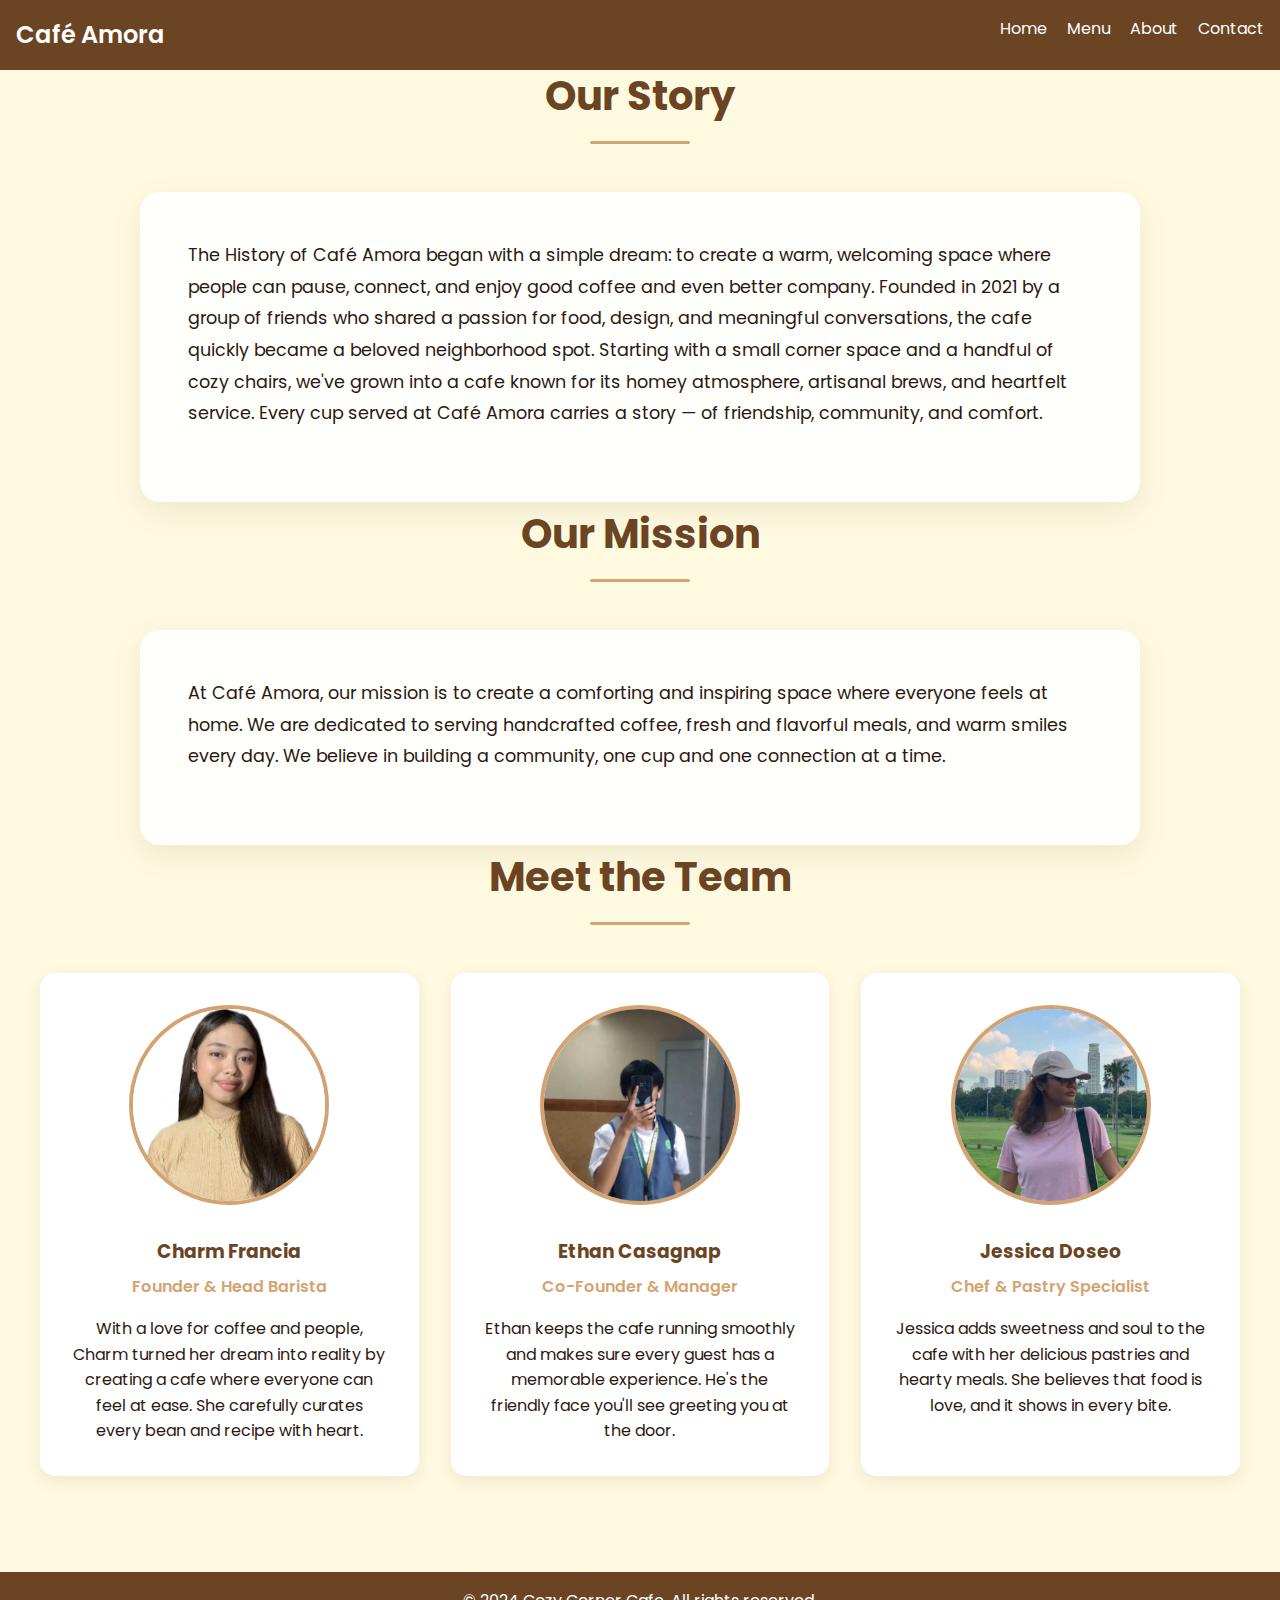
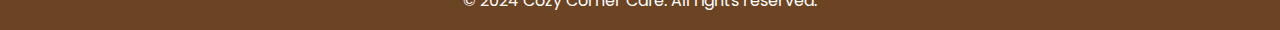
<file: about.html>
<!DOCTYPE html>
<html>
<head>
  <meta charset="utf-8">
  <meta name="viewport" content="width=device-width">
  <title>Café Amora - About</title>
  <link href="style.css" rel="stylesheet" type="text/css" />
  <link href="https://fonts.googleapis.com/css2?family=Poppins:wght@300;400;600&display=swap" rel="stylesheet">
</head>
<body>
  <nav>
    <div class="logo">Café Amora</div>
    <ul>
      <li><a href="index.html">Home</a></li>
      <li><a href="menu.html">Menu</a></li>
      <li><a href="about.html">About</a></li>
      <li><a href="contact.html">Contact</a></li>
    </ul>
  </nav>

  <section id="about">
    <h2>Our Story</h2>
    <div class="about-content">
      <div class="about-text">
        <p>The History of Café Amora began with a simple dream: to create a warm, welcoming space where people can pause, connect, and enjoy good coffee and even better company. Founded in 2021 by a group of friends who shared a passion for food, design, and meaningful conversations, the cafe quickly became a beloved neighborhood spot. Starting with a small corner space and a handful of cozy chairs, we've grown into a cafe known for its homey atmosphere, artisanal brews, and heartfelt service. Every cup served at Café Amora carries a story — of friendship, community, and comfort.</p>
      </div>
    </div>

    <h2>Our Mission</h2>
    <div class="about-content">
      <div class="about-text">
        <p>At Café Amora, our mission is to create a comforting and inspiring space where everyone feels at home. We are dedicated to serving handcrafted coffee, fresh and flavorful meals, and warm smiles every day. We believe in building a community, one cup and one connection at a time.</p>
      </div>
    </div>

    <h2>Meet the Team</h2>
    <div class="team-grid">
      <div class="team-member">
        <img src="owner.jpg" alt="Charm Francia" class="team-image">
        <h3>Charm Francia</h3>
        <p class="title">Founder & Head Barista</p>
        <p>With a love for coffee and people, Charm turned her dream into reality by creating a cafe where everyone can feel at ease. She carefully curates every bean and recipe with heart.</p>
      </div>

      <div class="team-member">
        <img src="owner2.jpg" alt="Ethan Casagnap" class="team-image">
        <h3>Ethan Casagnap</h3>
        <p class="title">Co-Founder & Manager</p>
        <p>Ethan keeps the cafe running smoothly and makes sure every guest has a memorable experience. He's the friendly face you'll see greeting you at the door.</p>
      </div>

      <div class="team-member">
        <img src="owner3.jpg" alt="Jessica Doseo" class="team-image">
        <h3>Jessica Doseo</h3>
        <p class="title">Chef & Pastry Specialist</p>
        <p>Jessica adds sweetness and soul to the cafe with her delicious pastries and hearty meals. She believes that food is love, and it shows in every bite.</p>
      </div>
    </div>
  </section>

  <footer>
    <p>&copy; 2024 Cozy Corner Cafe. All rights reserved.</p>
  </footer>

  <script src="script.js"></script>
</body>
</html>
</file>
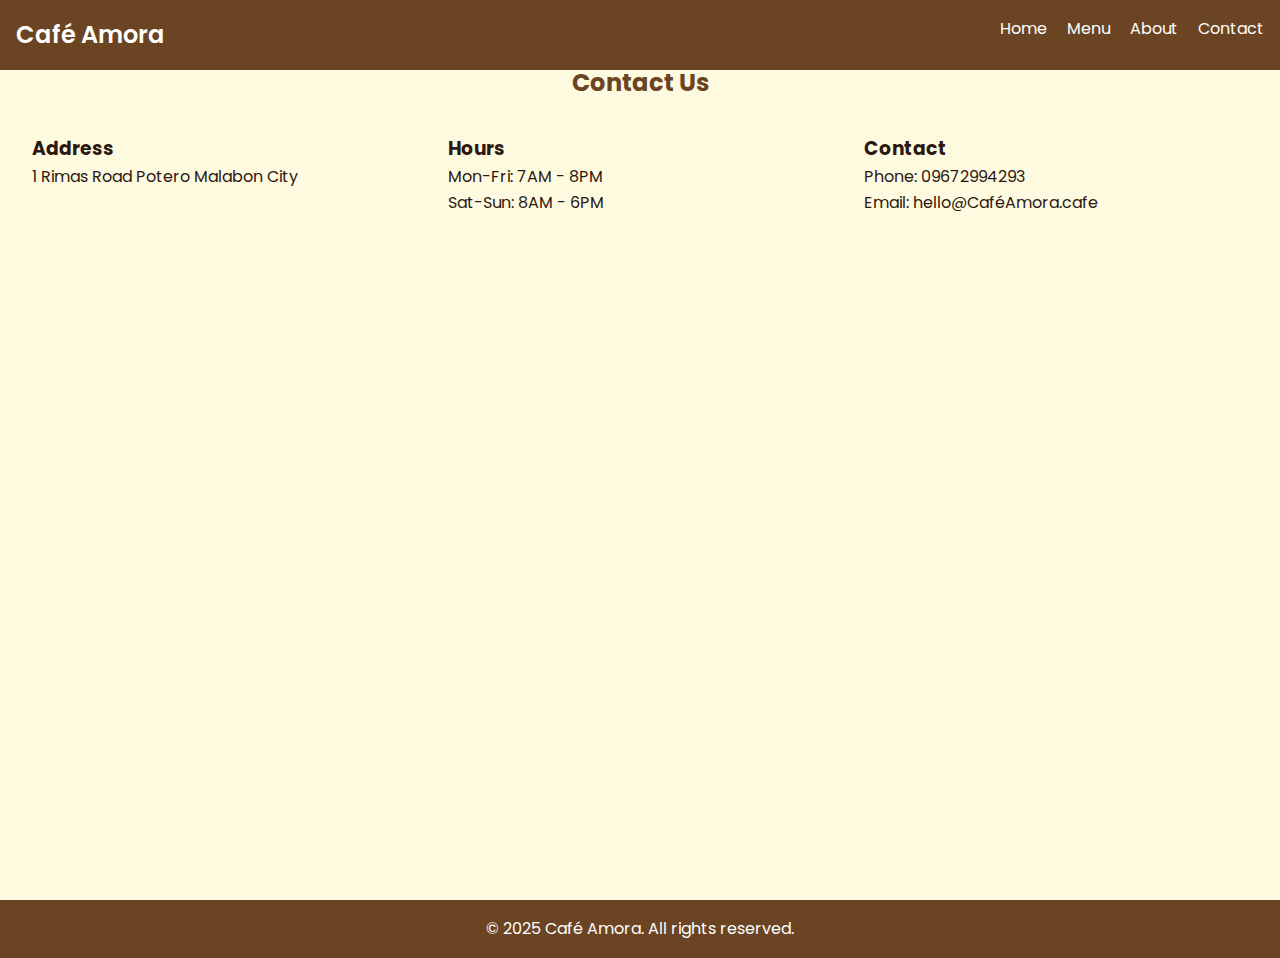
<file: contact.html>
<!DOCTYPE html>
<html>
<head>
  <meta charset="utf-8">
  <meta name="viewport" content="width=device-width">
  <title>Café Amora - Contact</title>
  <link href="style.css" rel="stylesheet" type="text/css" />
  <link href="https://fonts.googleapis.com/css2?family=Poppins:wght@300;400;600&display=swap" rel="stylesheet">
</head>
<body>
  <nav>
    <div class="logo">Café Amora</div>
    <ul>
      <li><a href="index.html">Home</a></li>
      <li><a href="menu.html">Menu</a></li>
      <li><a href="about.html">About</a></li>
      <li><a href="contact.html">Contact</a></li>
    </ul>
  </nav>

  <section id="contact">
    <h2>Contact Us</h2>
    <div class="contact-info">
      <div>
        <h3>Address</h3>
        <p>1 Rimas Road Potero Malabon City</p>
      </div>
      <div>
        <h3>Hours</h3>
        <p>Mon-Fri: 7AM - 8PM<br>Sat-Sun: 8AM - 6PM</p>
      </div>
      <div>
        <h3>Contact</h3>
        <p>Phone: 09672994293<br>Email: hello@CaféAmora.cafe</p>
      </div>
    </div>
    <div id="map">
      <iframe 
        src="https://www.google.com/maps/embed?pb=!1m18!1m12!1m3!1d3860.0441635194174!2d120.95883037580755!3d14.656661285905169!2m3!1f0!2f0!3f0!3m2!1i1024!2i768!4f13.1!3m3!1m2!1s0x3397b5eff868889f%3A0x88c01df0b3607d5f!2sRimas%20Rd%2C%20Malabon%2C%20Metro%20Manila!5e0!3m2!1sen!2sph!4v1708655144565!5m2!1sen!2sph"
        width="100%"
        height="100%"
        style="border:0;"
        allowfullscreen=""
        loading="lazy"
        referrerpolicy="no-referrer-when-downgrade">
      </iframe>
    </div>
  </section>

  <footer>
    <p>&copy; 2025 Café Amora. All rights reserved.</p>
  </footer>

  <script src="script.js"></script>
</body>
</html>
</file>
<file: style.css>
:root {
  --primary-color: #6B4423;
  --secondary-color: #D4A373;
  --text-color: #2C1810;
  --background-color: #FEFAE0;
}

* {
  margin: 0;
  padding: 0;
  box-sizing: border-box;
}

body {
  font-family: 'Poppins', sans-serif;
  line-height: 1.6;
  color: var(--text-color);
  background-color: var(--background-color);
}

nav {
  background-color: var(--primary-color);
  padding: 1rem;
  position: fixed;
  width: 100%;
  top: 0;
  z-index: 1000;
}

nav .logo {
  color: white;
  font-size: 1.5rem;
  font-weight: 600;
  float: left;
}

nav ul {
  float: right;
  list-style: none;
}

nav ul li {
  display: inline-block;
  margin-left: 1rem;
}

nav ul li a {
  color: white;
  text-decoration: none;
  transition: color 0.3s;
}

nav ul li a:hover {
  color: var(--secondary-color);
}

section {
  padding: 4rem 2rem;
  min-height: 100vh;
}

.hero {
  background: linear-gradient(rgba(0,0,0,0.5), rgba(0,0,0,0.5)), url('cafe-bg.jpg');
  background-size: cover;
  background-position: center;
  height: 100vh;
  display: flex;
  flex-direction: column;
  justify-content: center;
  align-items: center;
  text-align: center;
  color: white;
}

h1 {
  font-size: 3rem;
  margin-bottom: 1rem;
}

h2 {
  text-align: center;
  margin-bottom: 2rem;
  color: var(--primary-color);
}

.menu-grid {
  display: grid;
  grid-template-columns: repeat(auto-fit, minmax(300px, 1fr));
  gap: 2rem;
  max-width: 1200px;
  margin: 0 auto;
}

.menu-item {
  background: white;
  padding: 2rem;
  border-radius: 10px;
  box-shadow: 0 2px 5px rgba(0,0,0,0.1);
}

.item {
  display: flex;
  justify-content: space-between;
  margin: 1rem 0;
}

.about-content {
  display: flex;
  max-width: 1000px;
  margin: 0 auto;
  gap: 3rem;
  align-items: center;
  padding: 2rem;
  background: rgba(255, 255, 255, 0.9);
  border-radius: 20px;
  box-shadow: 0 10px 30px rgba(107, 68, 35, 0.1);
  transition: transform 0.3s ease;
}

.about-content:hover {
  transform: translateY(-5px);
}

.about-content img {
  width: 350px;
  border-radius: 20px;
  box-shadow: 0 5px 15px rgba(0, 0, 0, 0.2);
  transition: transform 0.3s ease;
}

.about-content img:hover {
  transform: scale(1.02);
}

.about-text {
  flex: 1;
  padding: 1rem;
}

.about-text p {
  font-size: 1.1rem;
  line-height: 1.8;
  color: var(--text-color);
  margin-bottom: 1.5rem;
}

#about h2 {
  font-size: 2.5rem;
  margin-bottom: 3rem;
  position: relative;
  padding-bottom: 1rem;
}

#about h2:after {
  content: '';
  position: absolute;
  bottom: 0;
  left: 50%;
  transform: translateX(-50%);
  width: 100px;
  height: 3px;
  background: var(--secondary-color);
  border-radius: 2px;
}

.contact-info {
  display: grid;
  grid-template-columns: repeat(auto-fit, minmax(250px, 1fr));
  gap: 2rem;
  margin-bottom: 2rem;
}

#map {
  height: 400px;
  width: 100%;
  border-radius: 10px;
}

footer {
  background: var(--primary-color);
  color: white;
  text-align: center;
  padding: 1rem;
}

.team-grid {
  display: grid;
  grid-template-columns: repeat(auto-fit, minmax(250px, 1fr));
  gap: 2rem;
  max-width: 1200px;
  margin: 2rem auto;
}

.team-member {
  background: white;
  padding: 2rem;
  border-radius: 15px;
  box-shadow: 0 5px 15px rgba(107, 68, 35, 0.1);
  transition: transform 0.3s ease;
  text-align: center;
}

.team-image {
  width: 200px;
  height: 200px;
  border-radius: 50%;
  object-fit: cover;
  margin-bottom: 1.5rem;
  border: 4px solid var(--secondary-color);
}

.team-member:hover {
  transform: translateY(-5px);
}

.team-member h3 {
  color: var(--primary-color);
  margin-bottom: 0.5rem;
}

.team-member .title {
  color: var(--secondary-color);
  font-weight: 600;
  margin-bottom: 1rem;
}

.team-member p {
  color: var(--text-color);
  line-height: 1.6;
}

@media (max-width: 768px) {
  nav .logo {
    float: none;
    text-align: center;
    margin-bottom: 1rem;
  }
  
  nav ul {
    float: none;
    text-align: center;
  }
  
  .about-content {
    flex-direction: column;
    text-align: center;
  }
}
</file>
